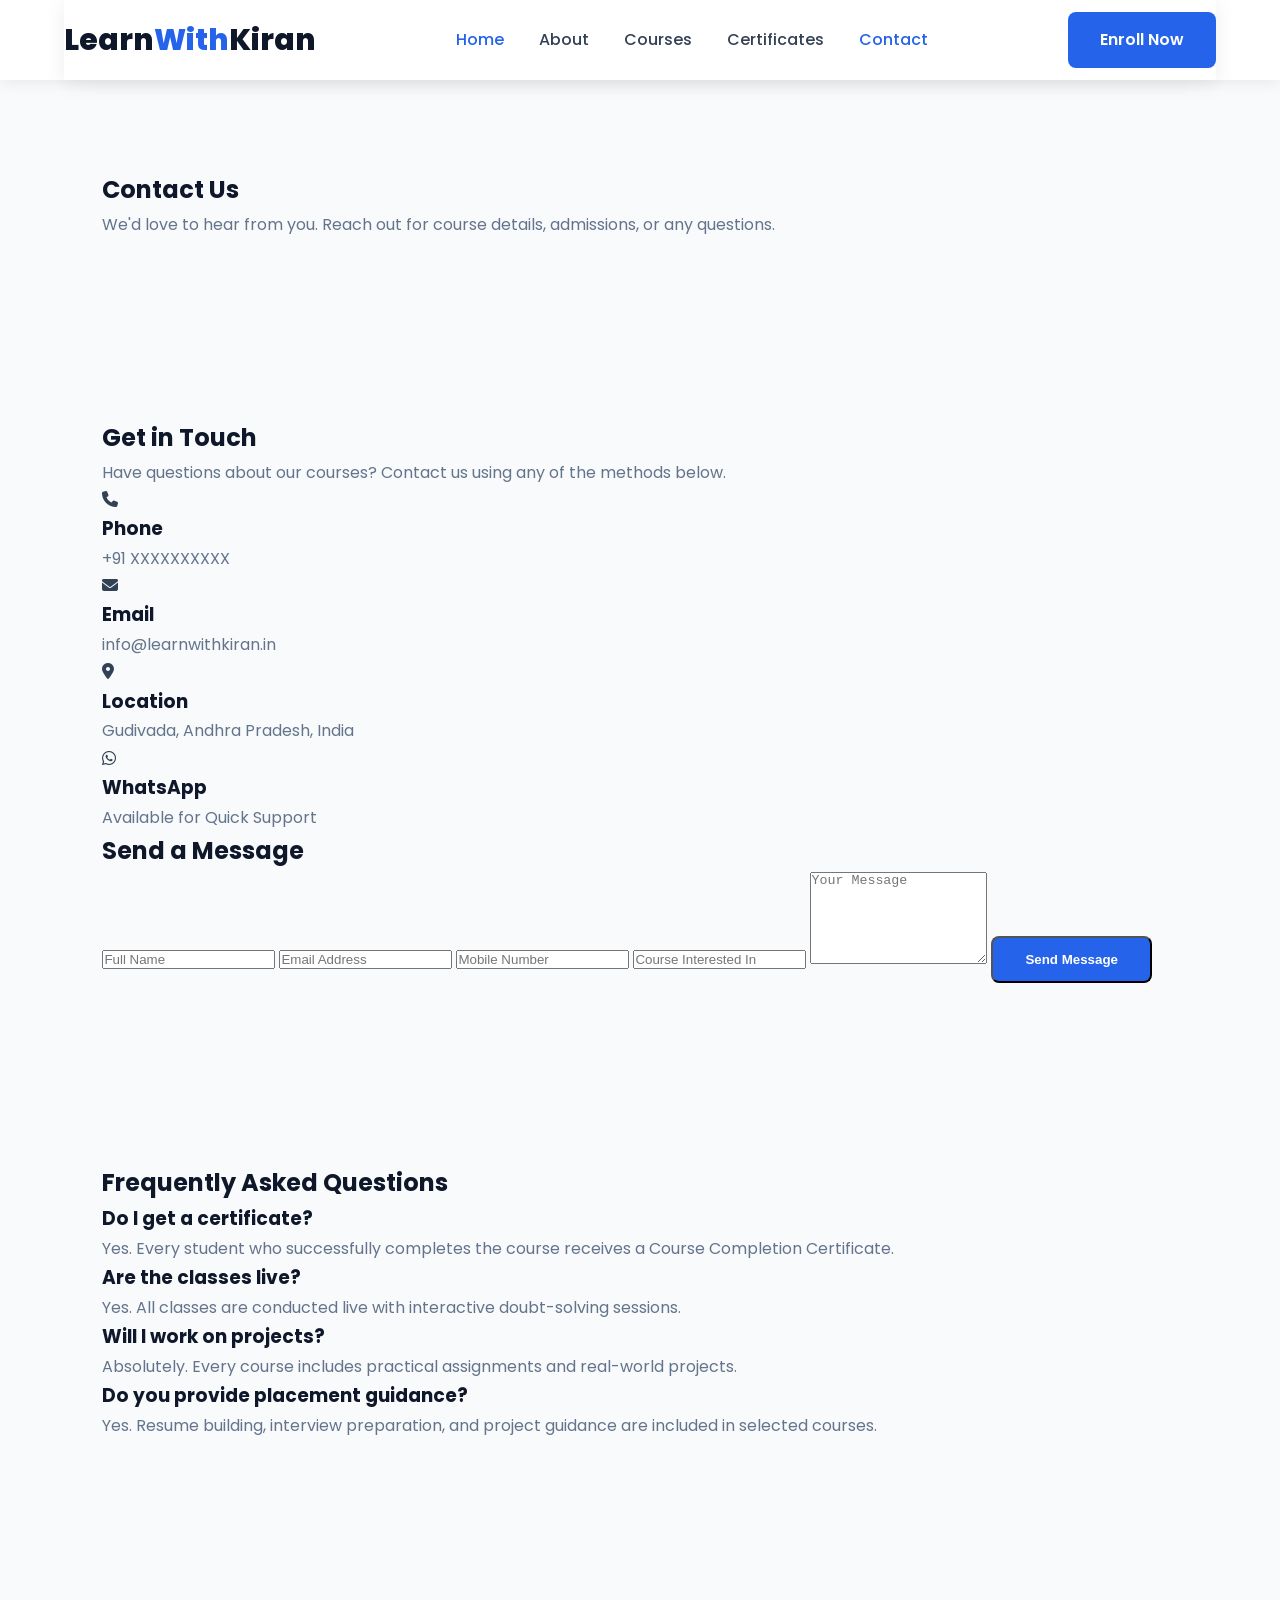
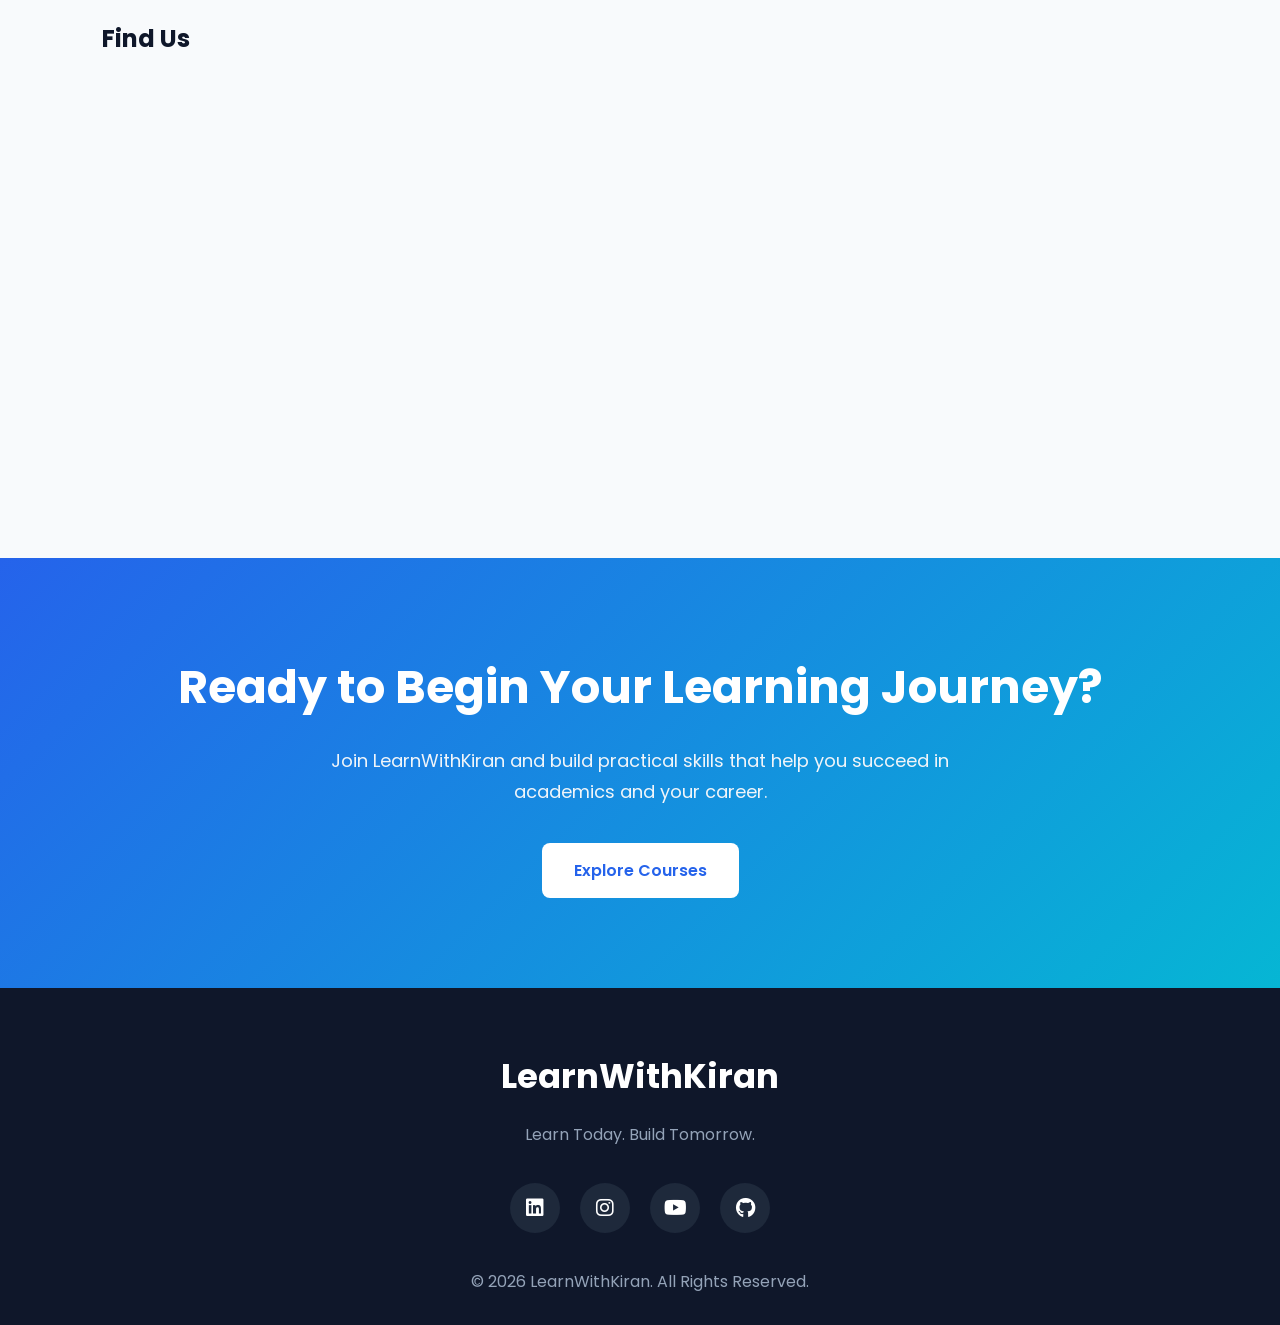
<file: contact.html>
<!DOCTYPE html>
<html lang="en">

<head>

    <meta charset="UTF-8">
    <meta name="viewport" content="width=device-width, initial-scale=1.0">

    <title>Contact Us | LearnWithKiran</title>

    <meta name="description"
        content="Contact LearnWithKiran for course enrollment, technical training, and student support.">

    <!-- CSS -->
    <link rel="stylesheet" href="style.css">
    <link rel="stylesheet" href="responsive.css">
    <link rel="icon" type="image/png" href="../images/favicon.png">

    <!-- Google Fonts -->
    <link rel="preconnect" href="https://fonts.googleapis.com">
    <link rel="preconnect" href="https://fonts.gstatic.com" crossorigin>

    <link href="https://fonts.googleapis.com/css2?family=Poppins:wght@300;400;500;600;700;800&display=swap"
        rel="stylesheet">

    <!-- Font Awesome -->
    <link rel="stylesheet"
        href="https://cdnjs.cloudflare.com/ajax/libs/font-awesome/6.7.2/css/all.min.css">

</head>

<body>

    <!-- ================= HEADER ================= -->

    <header>

    <nav class="navbar">

        <!-- Logo -->
        <div class="logo">
            <a href="index.html">
                Learn<span>With</span>Kiran
            </a>
        </div>

        <!-- Mobile Menu Icon -->
        <div class="menu-toggle">
            <i class="fa-solid fa-bars"></i>
        </div>

        <!-- Navigation Links -->
        <ul class="nav-links">

            <li><a href="index.html" class="active">Home</a></li>

            <li><a href="about.html">About</a></li>

            <li><a href="courses.html">Courses</a></li>

            <li><a href="certificates.html">Certificates</a></li>

            <li><a href="contact.html">Contact</a></li>

        </ul>

        <!-- Enroll Button -->
        <a href="#" class="btn">Enroll Now</a>

    </nav>

</header>

    <!-- ================= PAGE HEADER ================= -->

    <section class="page-header">

        <h1>Contact Us</h1>

        <p>
            We'd love to hear from you. Reach out for course details,
            admissions, or any questions.
        </p>

    </section>

    <!-- ================= CONTACT SECTION ================= -->

    <section class="contact-section">

        <!-- Contact Information -->

        <div class="contact-info">

            <h2>Get in Touch</h2>

            <p>
                Have questions about our courses? Contact us using any of
                the methods below.
            </p>

            <div class="info-box">

                <i class="fa-solid fa-phone"></i>

                <div>

                    <h3>Phone</h3>

                    <p>+91 XXXXXXXXXX</p>

                </div>

            </div>

            <div class="info-box">

                <i class="fa-solid fa-envelope"></i>

                <div>

                    <h3>Email</h3>

                    <p>info@learnwithkiran.in</p>

                </div>

            </div>

            <div class="info-box">

                <i class="fa-solid fa-location-dot"></i>

                <div>

                    <h3>Location</h3>

                    <p>Gudivada, Andhra Pradesh, India</p>

                </div>

            </div>

            <div class="info-box">

                <i class="fa-brands fa-whatsapp"></i>

                <div>

                    <h3>WhatsApp</h3>

                    <p>Available for Quick Support</p>

                </div>

            </div>

        </div>

        <!-- Contact Form -->

        <div class="contact-form">

            <h2>Send a Message</h2>

            <form>

                <input type="text"
                    placeholder="Full Name"
                    required>

                <input type="email"
                    placeholder="Email Address"
                    required>

                <input type="tel"
                    placeholder="Mobile Number"
                    required>

                <input type="text"
                    placeholder="Course Interested In">

                <textarea rows="6"
                    placeholder="Your Message"></textarea>

                <button type="submit" class="btn">

                    Send Message

                </button>

            </form>

        </div>

    </section>

    <!-- ================= FAQ ================= -->

    <section class="faq">

        <h2>Frequently Asked Questions</h2>

        <div class="faq-container">

            <div class="faq-card">

                <h3>Do I get a certificate?</h3>

                <p>
                    Yes. Every student who successfully completes the
                    course receives a Course Completion Certificate.
                </p>

            </div>

            <div class="faq-card">

                <h3>Are the classes live?</h3>

                <p>
                    Yes. All classes are conducted live with interactive
                    doubt-solving sessions.
                </p>

            </div>

            <div class="faq-card">

                <h3>Will I work on projects?</h3>

                <p>
                    Absolutely. Every course includes practical
                    assignments and real-world projects.
                </p>

            </div>

            <div class="faq-card">

                <h3>Do you provide placement guidance?</h3>

                <p>
                    Yes. Resume building, interview preparation, and
                    project guidance are included in selected courses.
                </p>

            </div>

        </div>

    </section>

    <!-- ================= GOOGLE MAP ================= -->

    <section class="map-section">

        <h2>Find Us</h2>

        <div class="map">

            <iframe
                src="https://www.google.com/maps?q=Gudivada,Andhra+Pradesh&output=embed"
                width="100%"
                height="400"
                style="border:0;"
                allowfullscreen=""
                loading="lazy">
            </iframe>

        </div>

    </section>

    <!-- ================= CTA ================= -->

    <section class="cta">

        <h2>Ready to Begin Your Learning Journey?</h2>

        <p>

            Join LearnWithKiran and build practical skills that help
            you succeed in academics and your career.

        </p>

        <a href="courses.html" class="btn">

            Explore Courses

        </a>

    </section>

    <!-- ================= FOOTER ================= -->

    <footer>

        <div class="footer-content">

            <h2>LearnWithKiran</h2>

            <p>

                Learn Today. Build Tomorrow.

            </p>

            <div class="social-icons">

                <a href="#"><i class="fab fa-linkedin"></i></a>

                <a href="#"><i class="fab fa-instagram"></i></a>

                <a href="#"><i class="fab fa-youtube"></i></a>

                <a href="#"><i class="fab fa-github"></i></a>

            </div>

            <p>

                © 2026 LearnWithKiran. All Rights Reserved.

            </p>

        </div>

    </footer>

    <script src="script.js"></script>
</body>

</html>
</file>
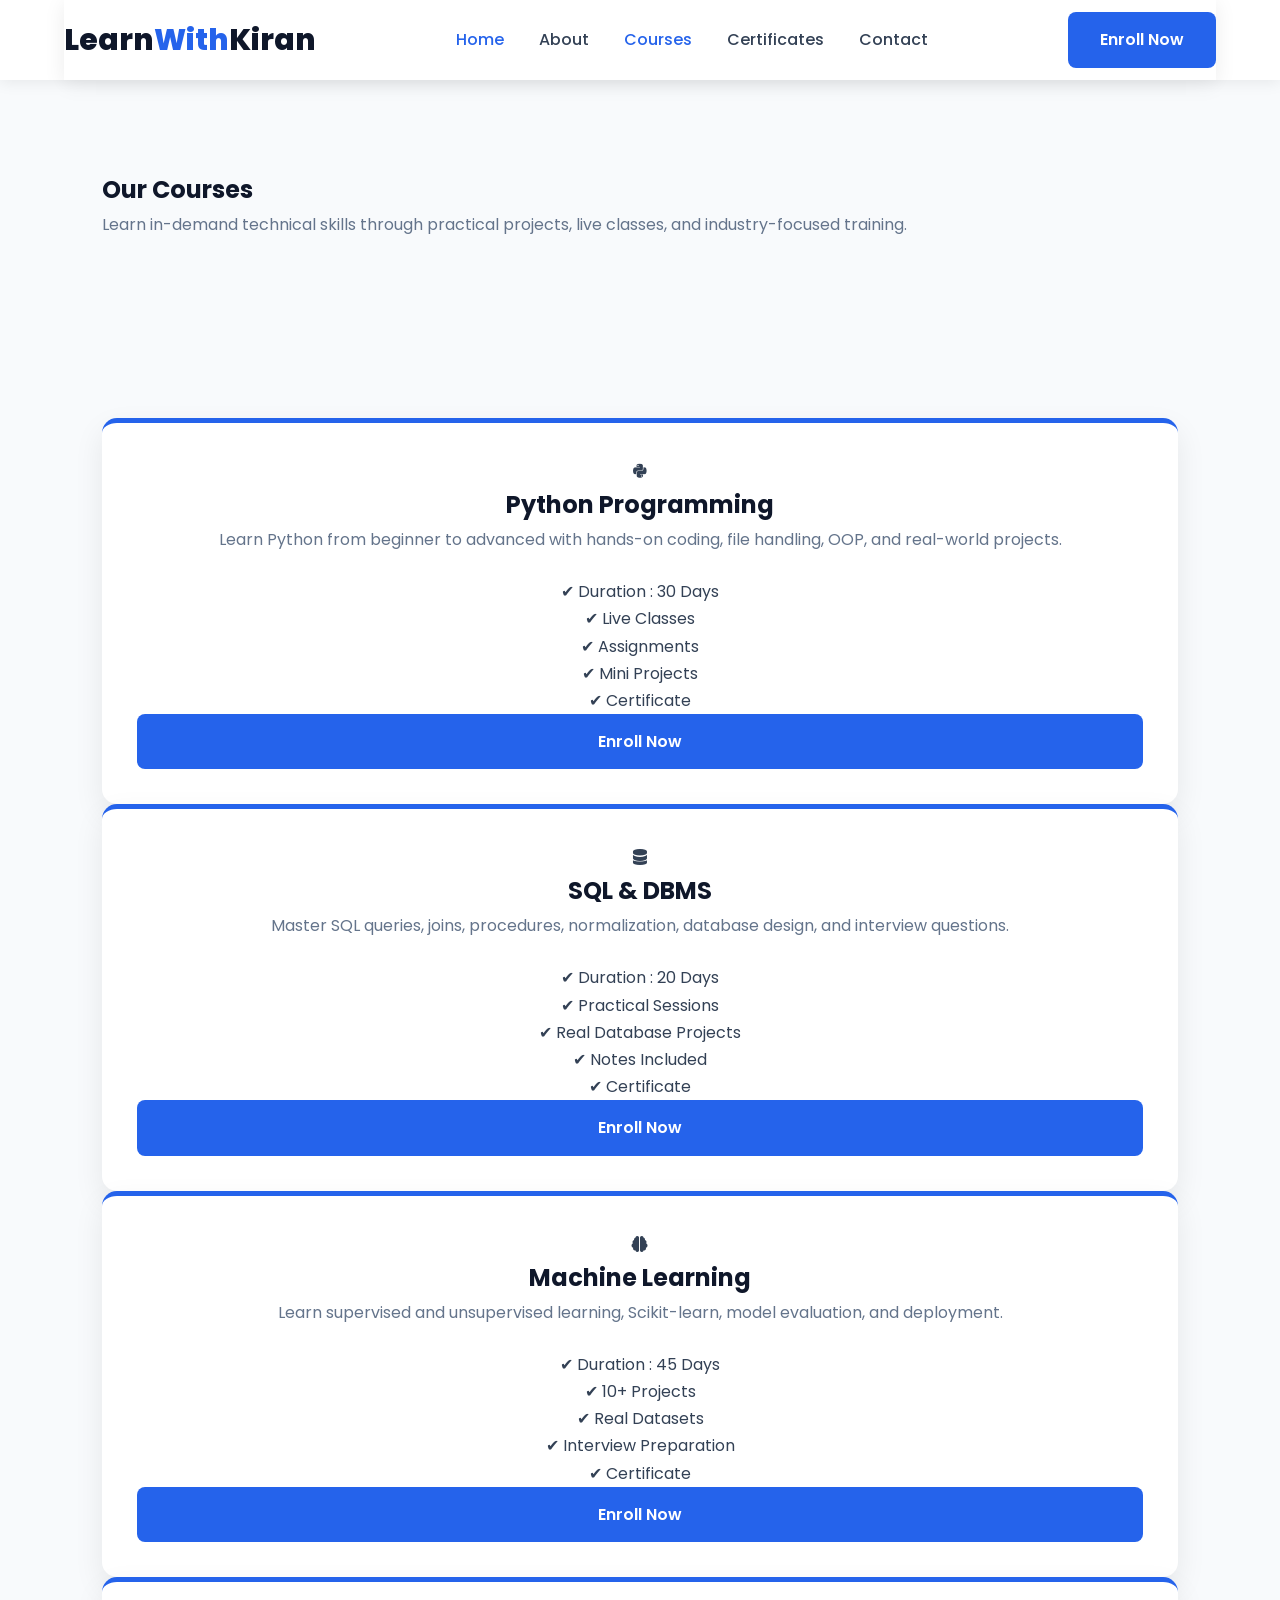
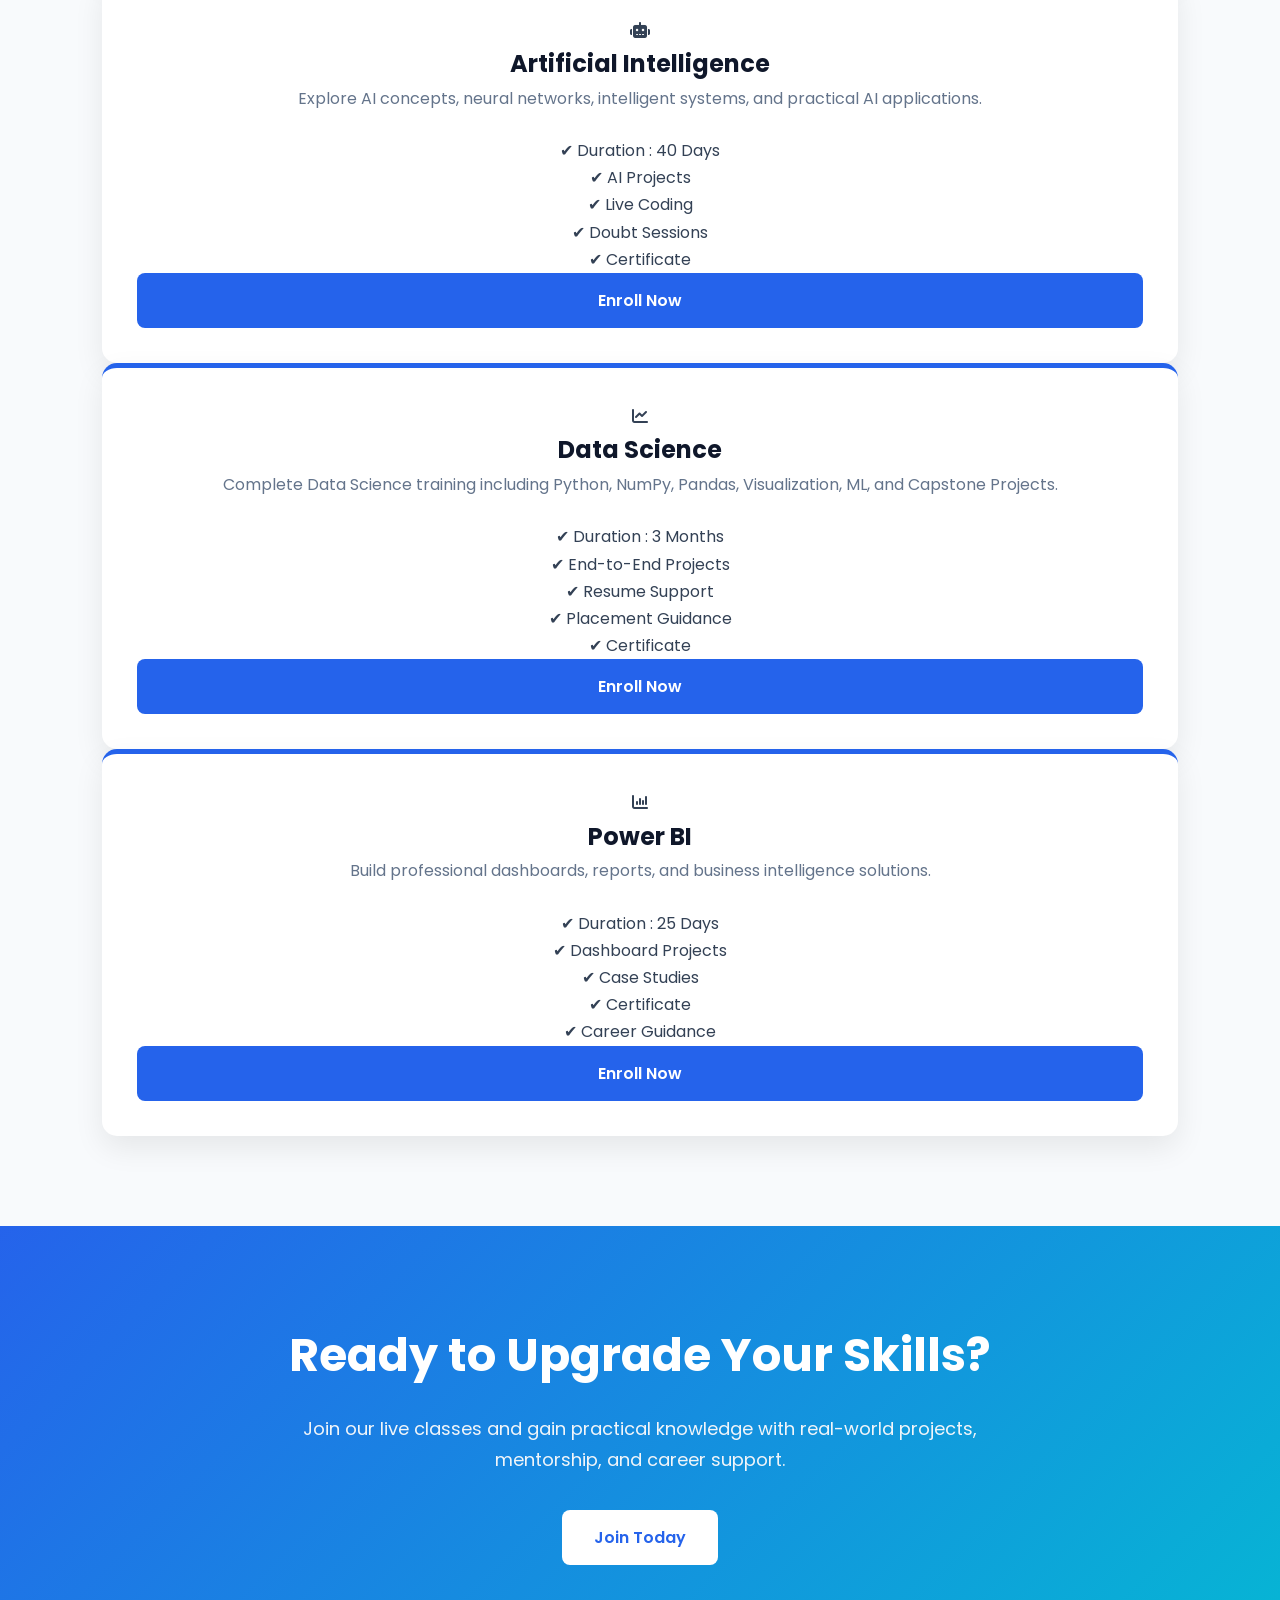
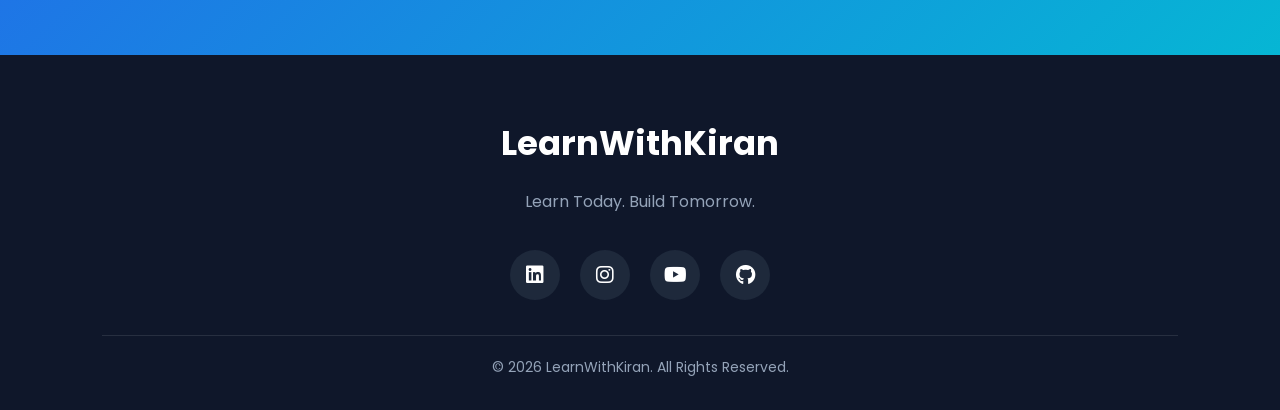
<file: courses.html>
<!DOCTYPE html>
<html lang="en">

<head>

    <meta charset="UTF-8">
    <meta name="viewport" content="width=device-width, initial-scale=1.0">

    <title>Courses | LearnWithKiran</title>

    <meta name="description"
        content="Explore technical courses offered by LearnWithKiran including Python, Data Science, AI, Machine Learning, SQL, Power BI, and more.">

    <link rel="stylesheet" href="style.css">
    <link rel="stylesheet" href="responsive.css">
    <link rel="icon" type="image/png" href="../images/favicon.png">

    <!-- Google Fonts -->
    <link rel="preconnect" href="https://fonts.googleapis.com">
    <link rel="preconnect" href="https://fonts.gstatic.com" crossorigin>

    <link href="https://fonts.googleapis.com/css2?family=Poppins:wght@300;400;500;600;700;800&display=swap"
        rel="stylesheet">

    <!-- Font Awesome -->
    <link rel="stylesheet"
        href="https://cdnjs.cloudflare.com/ajax/libs/font-awesome/6.7.2/css/all.min.css">

</head>

<body>

    <!-- ================= NAVBAR ================= -->

    <header>

    <nav class="navbar">

        <!-- Logo -->
        <div class="logo">
            <a href="index.html">
                Learn<span>With</span>Kiran
            </a>
        </div>

        <!-- Mobile Menu Icon -->
        <div class="menu-toggle">
            <i class="fa-solid fa-bars"></i>
        </div>

        <!-- Navigation Links -->
        <ul class="nav-links">

            <li><a href="index.html" class="active">Home</a></li>

            <li><a href="about.html">About</a></li>

            <li><a href="courses.html">Courses</a></li>

            <li><a href="certificates.html">Certificates</a></li>

            <li><a href="contact.html">Contact</a></li>

        </ul>

        <!-- Enroll Button -->
        <a href="#" class="btn">Enroll Now</a>

    </nav>

</header>
    <!-- ================= PAGE HEADER ================= -->

    <section class="page-header">

        <h1>Our Courses</h1>

        <p>
            Learn in-demand technical skills through practical projects,
            live classes, and industry-focused training.
        </p>

    </section>

    <!-- ================= COURSES ================= -->

    <section class="courses-section">

        <div class="course-card">

            <i class="fa-brands fa-python course-icon"></i>

            <h2>Python Programming</h2>

            <p>
                Learn Python from beginner to advanced with hands-on coding,
                file handling, OOP, and real-world projects.
            </p>

            <ul>
                <li>✔ Duration : 30 Days</li>
                <li>✔ Live Classes</li>
                <li>✔ Assignments</li>
                <li>✔ Mini Projects</li>
                <li>✔ Certificate</li>
            </ul>

            <a href="#" class="btn">Enroll Now</a>

        </div>

        <div class="course-card">

            <i class="fa-solid fa-database course-icon"></i>

            <h2>SQL & DBMS</h2>

            <p>
                Master SQL queries, joins, procedures, normalization,
                database design, and interview questions.
            </p>

            <ul>
                <li>✔ Duration : 20 Days</li>
                <li>✔ Practical Sessions</li>
                <li>✔ Real Database Projects</li>
                <li>✔ Notes Included</li>
                <li>✔ Certificate</li>
            </ul>

            <a href="#" class="btn">Enroll Now</a>

        </div>

        <div class="course-card">

            <i class="fa-solid fa-brain course-icon"></i>

            <h2>Machine Learning</h2>

            <p>
                Learn supervised and unsupervised learning,
                Scikit-learn, model evaluation, and deployment.
            </p>

            <ul>
                <li>✔ Duration : 45 Days</li>
                <li>✔ 10+ Projects</li>
                <li>✔ Real Datasets</li>
                <li>✔ Interview Preparation</li>
                <li>✔ Certificate</li>
            </ul>

            <a href="#" class="btn">Enroll Now</a>

        </div>

        <div class="course-card">

            <i class="fa-solid fa-robot course-icon"></i>

            <h2>Artificial Intelligence</h2>

            <p>
                Explore AI concepts, neural networks, intelligent systems,
                and practical AI applications.
            </p>

            <ul>
                <li>✔ Duration : 40 Days</li>
                <li>✔ AI Projects</li>
                <li>✔ Live Coding</li>
                <li>✔ Doubt Sessions</li>
                <li>✔ Certificate</li>
            </ul>

            <a href="#" class="btn">Enroll Now</a>

        </div>

        <div class="course-card">

            <i class="fa-solid fa-chart-line course-icon"></i>

            <h2>Data Science</h2>

            <p>
                Complete Data Science training including Python,
                NumPy, Pandas, Visualization, ML, and Capstone Projects.
            </p>

            <ul>
                <li>✔ Duration : 3 Months</li>
                <li>✔ End-to-End Projects</li>
                <li>✔ Resume Support</li>
                <li>✔ Placement Guidance</li>
                <li>✔ Certificate</li>
            </ul>

            <a href="#" class="btn">Enroll Now</a>

        </div>

        <div class="course-card">

            <i class="fa-solid fa-chart-column course-icon"></i>

            <h2>Power BI</h2>

            <p>
                Build professional dashboards, reports,
                and business intelligence solutions.
            </p>

            <ul>
                <li>✔ Duration : 25 Days</li>
                <li>✔ Dashboard Projects</li>
                <li>✔ Case Studies</li>
                <li>✔ Certificate</li>
                <li>✔ Career Guidance</li>
            </ul>

            <a href="#" class="btn">Enroll Now</a>

        </div>

    </section>

    <!-- ================= CTA ================= -->

    <section class="cta">

        <h2>Ready to Upgrade Your Skills?</h2>

        <p>
            Join our live classes and gain practical knowledge with
            real-world projects, mentorship, and career support.
        </p>

        <a href="#" class="btn">
            Join Today
        </a>

    </section>

    <!-- ================= FOOTER ================= -->

    <footer>

        <div class="footer-content">

            <h2>LearnWithKiran</h2>

            <p>Learn Today. Build Tomorrow.</p>

            <div class="social-icons">

                <a href="#"><i class="fab fa-linkedin"></i></a>
                <a href="#"><i class="fab fa-instagram"></i></a>
                <a href="#"><i class="fab fa-youtube"></i></a>
                <a href="#"><i class="fab fa-github"></i></a>

            </div>

            <p class="copyright">
                © 2026 LearnWithKiran. All Rights Reserved.
            </p>

        </div>

    </footer>

    <script src="script.js"></script>

</body>

</html>
</file>
<file: style.css>
/* =====================================================
   LearnWithKiran - Professional Website CSS
   PART 1 : Global Styles + Navbar
===================================================== */

/* Google Font */
@import url('https://fonts.googleapis.com/css2?family=Poppins:wght@300;400;500;600;700;800&display=swap');

/* ===============================
   CSS Variables
================================ */

:root{

    --primary:#2563eb;
    --primary-dark:#1d4ed8;
    --secondary:#06b6d4;

    --dark:#0f172a;
    --text:#334155;
    --light:#64748b;

    --white:#ffffff;
    --background:#f8fafc;

    --shadow:0 12px 30px rgba(0,0,0,.08);

    --radius:12px;

    --transition:.35s ease;

}

/* ===============================
   Reset
================================ */

*{

    margin:0;
    padding:0;
    box-sizing:border-box;

}

html{

    scroll-behavior:smooth;

}

body{

    font-family:'Poppins',sans-serif;
    background:var(--background);
    color:var(--text);
    line-height:1.7;

}

/* ===============================
   Common
================================ */

img{

    max-width:100%;
    display:block;

}

a{

    text-decoration:none;
    color:inherit;

}

ul{

    list-style:none;

}

.container{

    width:90%;
    max-width:1200px;
    margin:auto;

}

section{

    padding:90px 8%;

}

h1,h2,h3,h4{

    color:var(--dark);

}

p{

    color:var(--light);

}

/* ===============================
   Buttons
================================ */

.btn{

    display:inline-block;

    padding:14px 32px;

    background:var(--primary);

    color:#fff;

    border-radius:8px;

    font-weight:600;

    transition:0.3s;

}

.btn:hover{

    background:var(--primary-dark);

    transform:translateY(-3px);

}

.btn-outline{

    display:inline-block;

    padding:14px 32px;

    border:2px solid var(--primary);

    color:var(--primary);

    border-radius:8px;

    font-weight:600;

    transition:.3s;

}

.btn-outline:hover{

    background:var(--primary);

    color:#fff;

}

/* ===============================
   Navbar
================================ */

header{

    width:100%;

    background:#fff;

    position:sticky;

    top:0;

    z-index:1000;

    box-shadow:0 2px 15px rgba(0,0,0,.08);

}

.navbar{

    width:90%;

    max-width:1300px;

    margin:auto;

    display:flex;

    justify-content:space-between;

    align-items:center;

    height:80px;

}

.logo a{

    font-size:30px;

    font-weight:800;

    color:var(--dark);

}

.logo span{

    color:var(--primary);

}

.nav-links{

    display:flex;

    gap:35px;

    align-items:center;

}

.nav-links a{

    font-size:16px;

    font-weight:500;

    transition:.3s;

    position:relative;

}

.nav-links a:hover{

    color:var(--primary);

}

.nav-links a.active{

    color:var(--primary);

}

.nav-links a::after{

    content:"";

    position:absolute;

    left:0;

    bottom:-6px;

    width:0;

    height:2px;

    background:var(--primary);

    transition:.3s;

}

.nav-links a:hover::after{

    width:100%;

}

.menu-toggle{

    display:none;

    font-size:30px;

    cursor:pointer;

    color:var(--dark);

}

/* ===============================
   Hero Section
================================ */

.hero{

    display:grid;

    grid-template-columns:1fr 1fr;

    align-items:center;

    gap:60px;

    min-height:90vh;

}

.hero-content .tag{

    display:inline-block;

    background:#dbeafe;

    color:var(--primary);

    padding:8px 18px;

    border-radius:50px;

    font-size:14px;

    font-weight:600;

    margin-bottom:20px;

}

.hero h1{

    font-size:58px;

    line-height:1.2;

    margin-bottom:20px;

}

.hero h1 span{

    color:var(--primary);

}

.hero p{

    font-size:18px;

    margin-bottom:35px;

}

.hero-buttons{

    display:flex;

    gap:20px;

    flex-wrap:wrap;

}

.hero-image{

    display:flex;

    justify-content:center;

}

.hero-image img{

    width:100%;

    max-width:520px;

    animation:float 4s ease-in-out infinite;

}

/* Hero Stats */

.hero-stats{

    margin-top:50px;

    display:flex;

    gap:40px;

}

.hero-stats div{

    background:#fff;

    padding:20px 25px;

    border-radius:12px;

    box-shadow:var(--shadow);

    text-align:center;

}

.hero-stats h3{

    color:var(--primary);

    font-size:28px;

}

.hero-stats p{

    margin-top:5px;

    font-size:14px;

}

/* ===============================
   Features Section
================================ */

.features{

    background:#fff;

}

.features h2{

    text-align:center;

    font-size:42px;

    margin-bottom:60px;

}

.feature-container{

    display:grid;

    grid-template-columns:repeat(auto-fit,minmax(250px,1fr));

    gap:30px;

}

.feature-card{

    background:#fff;

    padding:40px 30px;

    border-radius:12px;

    text-align:center;

    box-shadow:var(--shadow);

    transition:.3s;

}

.feature-card:hover{

    transform:translateY(-10px);

}

.feature-card i{

    font-size:45px;

    color:var(--primary);

    margin-bottom:20px;

}

.feature-card h3{

    margin-bottom:15px;

}

/* =====================================================
   PART 2 : Courses + CTA + Footer + Animations
===================================================== */

/* ===============================
   Courses Section
================================ */

.courses{

    background:#f8fafc;

}

.courses h2{

    text-align:center;

    font-size:42px;

    margin-bottom:60px;

}

.course-container{

    display:grid;

    grid-template-columns:repeat(auto-fit,minmax(280px,1fr));

    gap:30px;

}

.course-card{

    background:#fff;

    padding:35px;

    border-radius:15px;

    box-shadow:var(--shadow);

    transition:var(--transition);

    text-align:center;

    border-top:5px solid var(--primary);

}

.course-card:hover{

    transform:translateY(-10px);

    box-shadow:0 18px 40px rgba(0,0,0,.12);

}

.course-card h3{

    font-size:24px;

    margin-bottom:15px;

}

.course-card p{

    font-size:16px;

    margin-bottom:25px;

}

.course-card .btn{

    width:100%;

}

/* ===============================
   Call To Action
================================ */

.cta{

    background:linear-gradient(135deg,#2563eb,#06b6d4);

    text-align:center;

    color:#fff;

}

.cta h2{

    color:#fff;

    font-size:46px;

    margin-bottom:20px;

}

.cta p{

    color:#f1f5f9;

    max-width:700px;

    margin:0 auto 35px;

    font-size:18px;

}

.cta .btn{

    background:#fff;

    color:var(--primary);

}

.cta .btn:hover{

    background:#e2e8f0;

}

/* ===============================
   Footer
================================ */

footer{

    background:#0f172a;

    color:#cbd5e1;

    padding:60px 8% 30px;

}

.footer-content{

    max-width:1200px;

    margin:auto;

    text-align:center;

}

.footer-content h2{

    color:#fff;

    font-size:34px;

}

.footer-content p{

    color:#94a3b8;

    margin-top:15px;

}

.social-icons{

    display:flex;

    justify-content:center;

    gap:20px;

    margin:35px 0;

}

.social-icons a{

    width:50px;

    height:50px;

    background:#1e293b;

    border-radius:50%;

    display:flex;

    align-items:center;

    justify-content:center;

    color:#fff;

    font-size:20px;

    transition:var(--transition);

}

.social-icons a:hover{

    background:var(--primary);

    transform:translateY(-5px);

}

.copyright{

    margin-top:20px;

    border-top:1px solid rgba(255,255,255,.1);

    padding-top:20px;

    font-size:14px;

}

/* ===============================
   Utilities
================================ */

.text-center{

    text-align:center;

}

.mt-20{

    margin-top:20px;

}

.mt-40{

    margin-top:40px;

}

.mb-20{

    margin-bottom:20px;

}

.mb-40{

    margin-bottom:40px;

}

/* ===============================
   Scrollbar
================================ */

::-webkit-scrollbar{

    width:10px;

}

::-webkit-scrollbar-track{

    background:#e5e7eb;

}

::-webkit-scrollbar-thumb{

    background:var(--primary);

    border-radius:20px;

}

::-webkit-scrollbar-thumb:hover{

    background:var(--primary-dark);

}

/* ===============================
   Selection
================================ */

::selection{

    background:var(--primary);

    color:#fff;

}

/* ===============================
   Floating Animation
================================ */

@keyframes float{

    0%{

        transform:translateY(0px);

    }

    50%{

        transform:translateY(-15px);

    }

    100%{

        transform:translateY(0px);

    }

}

/* ===============================
   Fade Animation
================================ */

@keyframes fadeIn{

    from{

        opacity:0;

        transform:translateY(30px);

    }

    to{

        opacity:1;

        transform:translateY(0);

    }

}

.hero-content{

    animation:fadeIn 1s ease;

}

.hero-image{

    animation:fadeIn 1.2s ease;

}

.feature-card{

    animation:fadeIn .8s ease;

}

.course-card{

    animation:fadeIn .8s ease;

}

/* ===============================
   Smooth Hover Effects
================================ */

.feature-card,
.course-card,
.btn,
.btn-outline,
.social-icons a{

    transition:all .35s ease;

}
</file>
<file: responsive.css>
/* =====================================================
   LearnWithKiran - Responsive CSS
===================================================== */

/* ==========================
   Large Tablets
========================== */

@media(max-width:1024px){

.hero{

    grid-template-columns:1fr;
    text-align:center;
    gap:50px;

}

.hero-buttons{

    justify-content:center;

}

.hero-stats{

    justify-content:center;
    flex-wrap:wrap;

}

.hero h1{

    font-size:48px;

}

.navbar{

    width:95%;

}

}


/* ==========================
   Tablets
========================== */

@media(max-width:768px){

.menu-toggle{

    display:block;

}

.navbar{

    position:relative;

}

.nav-links{

    position:absolute;

    top:80px;

    left:0;

    width:100%;

    background:#ffffff;

    flex-direction:column;

    display:none;

    padding:25px 0;

    box-shadow:0 10px 25px rgba(0,0,0,.08);

    gap:25px;

}

.nav-links.active{

    display:flex;

}

.navbar .btn{

    display:none;

}

.hero{

    grid-template-columns:1fr;

}

.hero h1{

    font-size:42px;

}

.hero p{

    font-size:16px;

}

.hero-buttons{

    justify-content:center;

}

.hero-stats{

    flex-direction:column;

    align-items:center;

    gap:20px;

}

.features h2,
.courses h2,
.cta h2{

    font-size:34px;

}

.feature-container,
.course-container{

    grid-template-columns:1fr;

}

.footer-content{

    text-align:center;

}

}


/* ==========================
   Mobile
========================== */

@media(max-width:576px){

section{

    padding:60px 20px;

}

.logo a{

    font-size:24px;

}

.hero h1{

    font-size:34px;

}

.hero p{

    font-size:15px;

}

.btn,
.btn-outline{

    width:100%;

    text-align:center;

}

.hero-buttons{

    flex-direction:column;

}

.hero-stats{

    width:100%;

}

.hero-stats div{

    width:100%;

}

.page-header{

    padding:80px 20px;

}

.page-header h1{

    font-size:34px;

}

.page-header p{

    font-size:16px;

}

.features h2,
.courses h2,
.cta h2{

    font-size:30px;

}

.feature-card,
.course-card{

    padding:25px;

}

.social-icons{

    flex-wrap:wrap;

}

}


/* ==========================
   Extra Small Devices
========================== */

@media(max-width:400px){

.hero h1{

    font-size:28px;

}

.logo a{

    font-size:20px;

}

.nav-links{

    gap:18px;

}

.hero-image img{

    width:100%;

}

.feature-card i{

    font-size:36px;

}

.course-card h3{

    font-size:22px;

}

.cta h2{

    font-size:26px;

}

}
</file>
